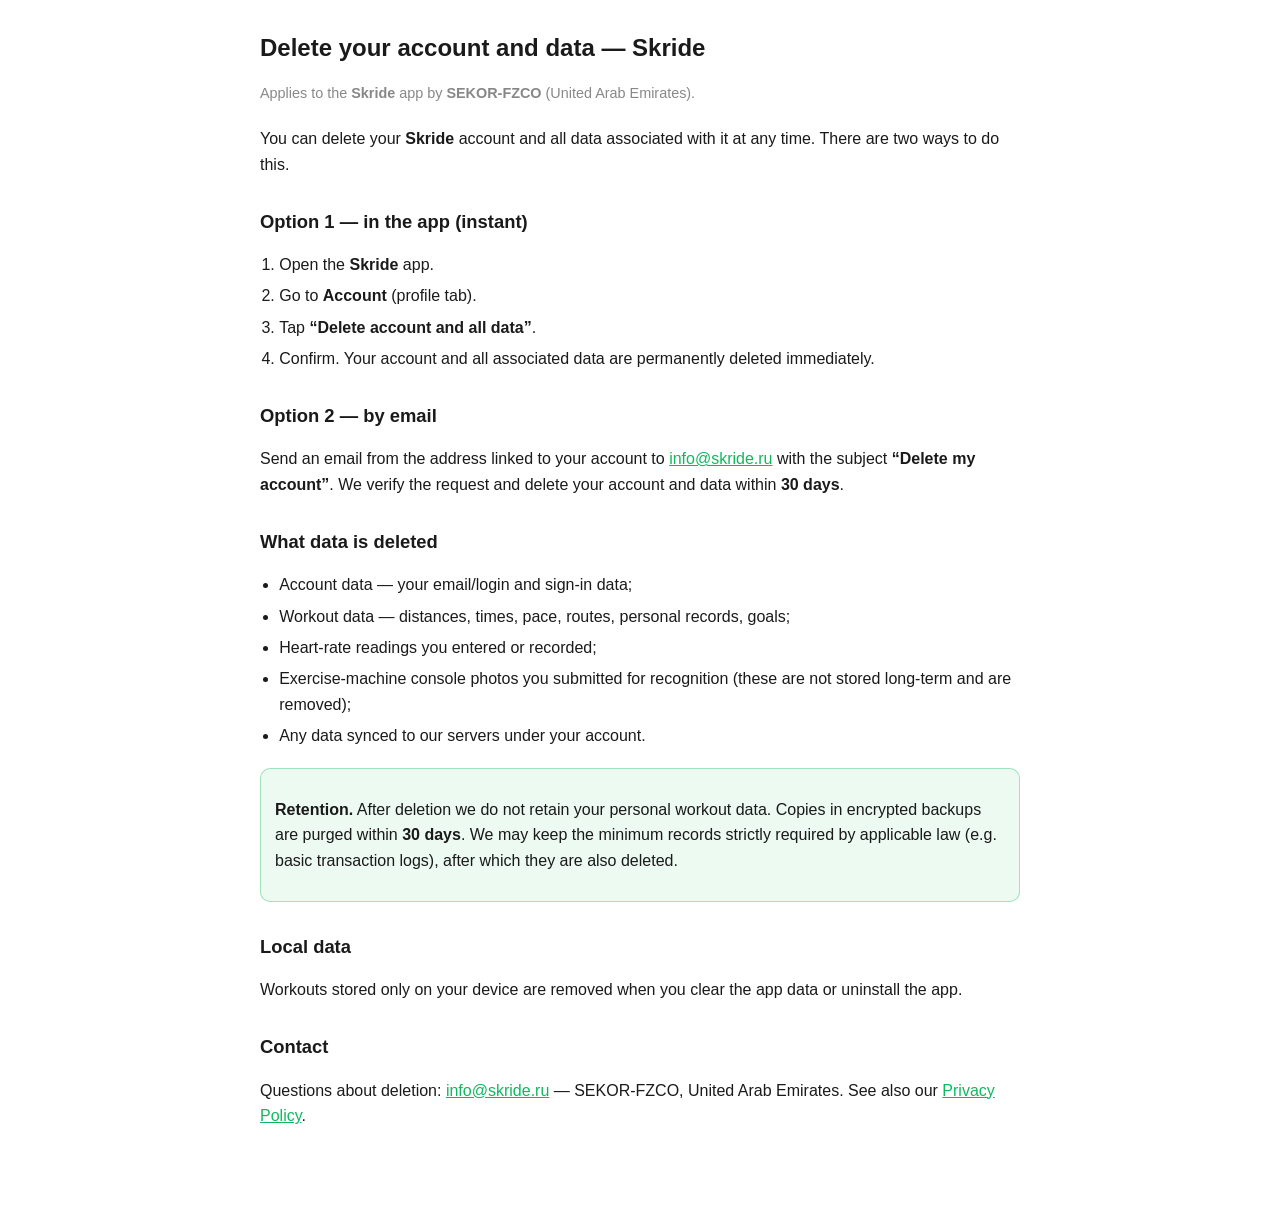
<file: delete-account.html>
<!DOCTYPE html>
<html lang="en">
<head>
<meta charset="utf-8">
<meta name="viewport" content="width=device-width, initial-scale=1">
<title>Delete your account — Skride</title>
<style>
  :root { color-scheme: light dark; }
  body{font-family:-apple-system,Segoe UI,Roboto,Helvetica,Arial,sans-serif;
       max-width:760px;margin:0 auto;padding:24px 18px 64px;line-height:1.6;
       color:#1a1a1a;background:#fff;}
  @media (prefers-color-scheme: dark){body{color:#e8e8e8;background:#141414;}}
  h1{font-size:1.5rem;margin:.2em 0 .1em;}
  h2{font-size:1.15rem;margin:1.6em 0 .3em;}
  .upd{color:#888;font-size:.9rem;margin-bottom:1.5em;}
  ol,ul{padding-left:1.2em;}
  li{margin:.35em 0;}
  a{color:#0fb85f;}
  .box{background:rgba(15,184,95,.08);border:1px solid rgba(15,184,95,.35);
       border-radius:10px;padding:12px 14px;margin:1.2em 0;}
</style>
</head>
<body>
<h1>Delete your account and data — Skride</h1>
<p class="upd">Applies to the <strong>Skride</strong> app by <strong>SEKOR-FZCO</strong> (United Arab Emirates).</p>

<p>You can delete your <strong>Skride</strong> account and all data associated with it at any time.
There are two ways to do this.</p>

<h2>Option 1 — in the app (instant)</h2>
<ol>
  <li>Open the <strong>Skride</strong> app.</li>
  <li>Go to <strong>Account</strong> (profile tab).</li>
  <li>Tap <strong>“Delete account and all data”</strong>.</li>
  <li>Confirm. Your account and all associated data are permanently deleted immediately.</li>
</ol>

<h2>Option 2 — by email</h2>
<p>Send an email from the address linked to your account to
<a href="mailto:info@skride.ru">info@skride.ru</a> with the subject <strong>“Delete my account”</strong>.
We verify the request and delete your account and data within <strong>30 days</strong>.</p>

<h2>What data is deleted</h2>
<ul>
  <li>Account data — your email/login and sign-in data;</li>
  <li>Workout data — distances, times, pace, routes, personal records, goals;</li>
  <li>Heart-rate readings you entered or recorded;</li>
  <li>Exercise-machine console photos you submitted for recognition (these are not stored long-term and are removed);</li>
  <li>Any data synced to our servers under your account.</li>
</ul>

<div class="box">
<p><strong>Retention.</strong> After deletion we do not retain your personal workout data.
Copies in encrypted backups are purged within <strong>30 days</strong>. We may keep the minimum
records strictly required by applicable law (e.g. basic transaction logs), after which they are
also deleted.</p>
</div>

<h2>Local data</h2>
<p>Workouts stored only on your device are removed when you clear the app data or uninstall the app.</p>

<h2>Contact</h2>
<p>Questions about deletion: <a href="mailto:info@skride.ru">info@skride.ru</a> — SEKOR-FZCO, United Arab Emirates.
See also our <a href="privacy-intl.html">Privacy Policy</a>.</p>
</body>
</html>
</file>
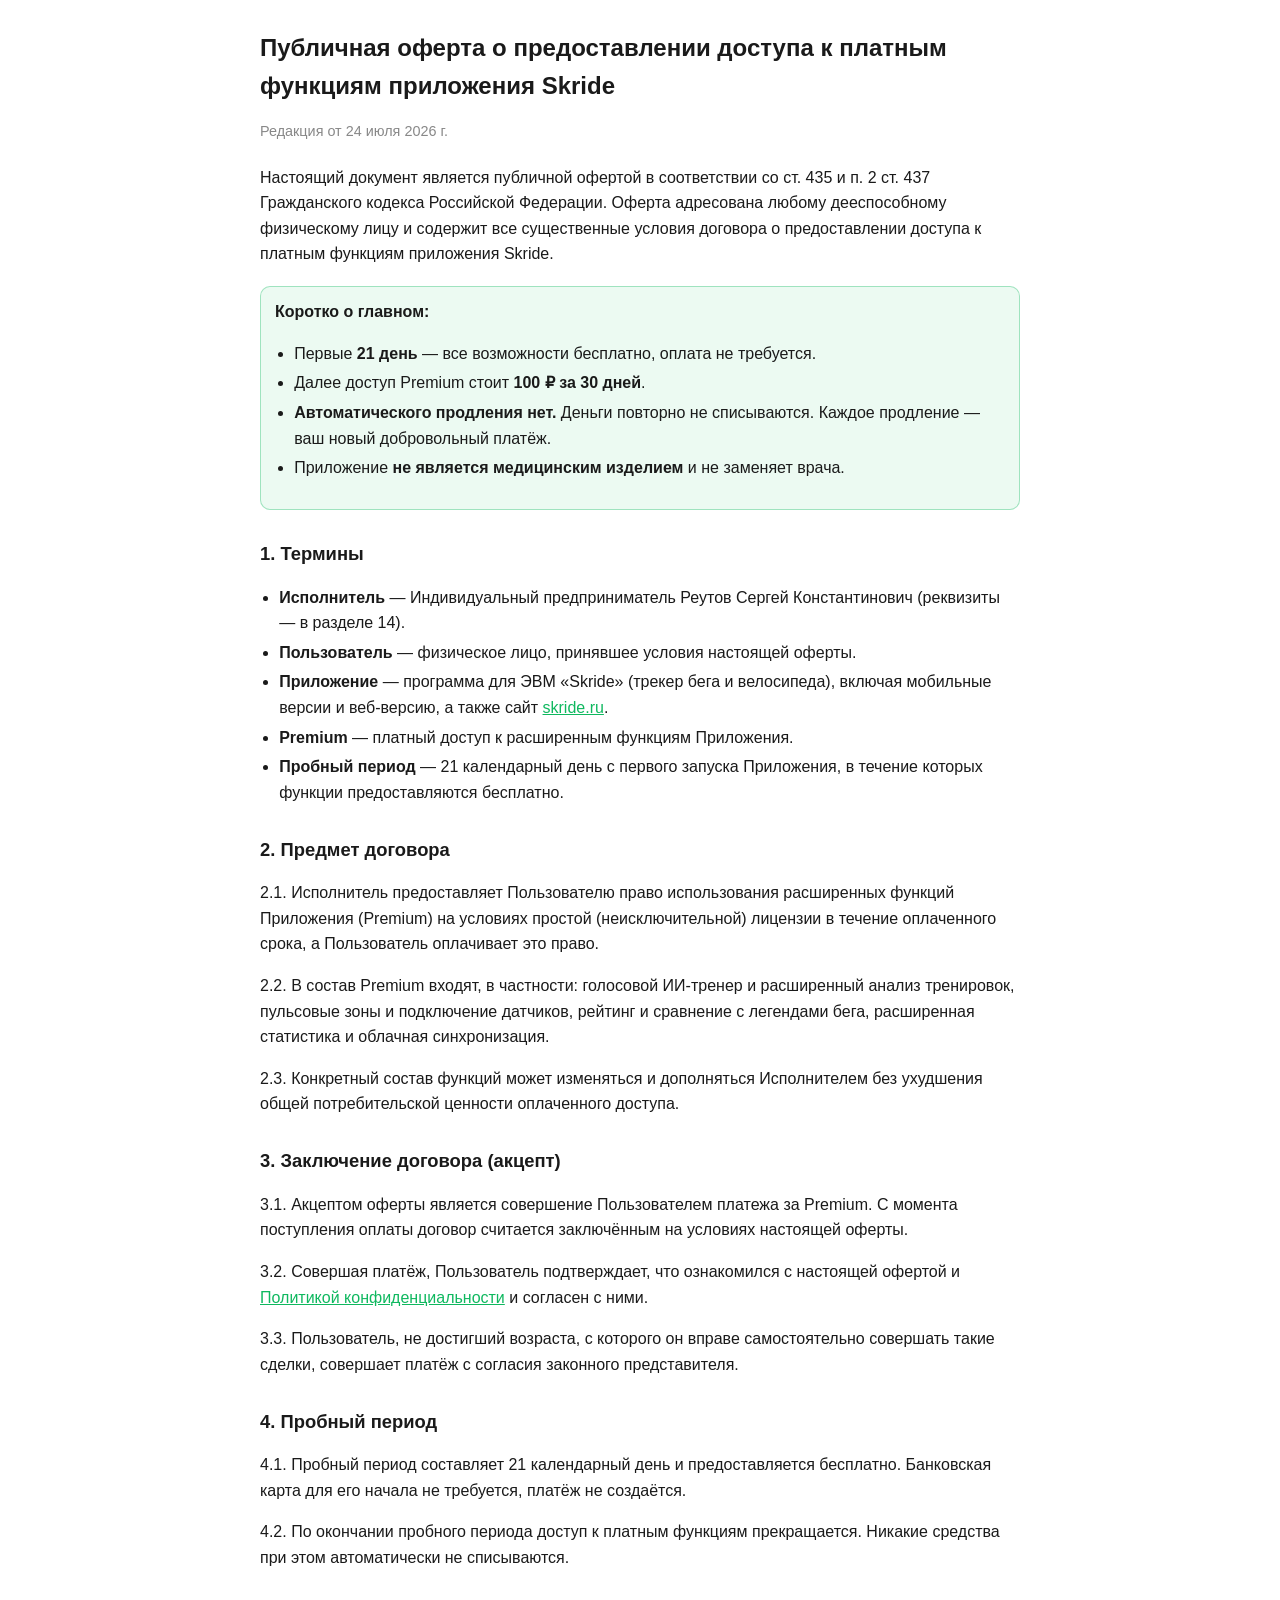
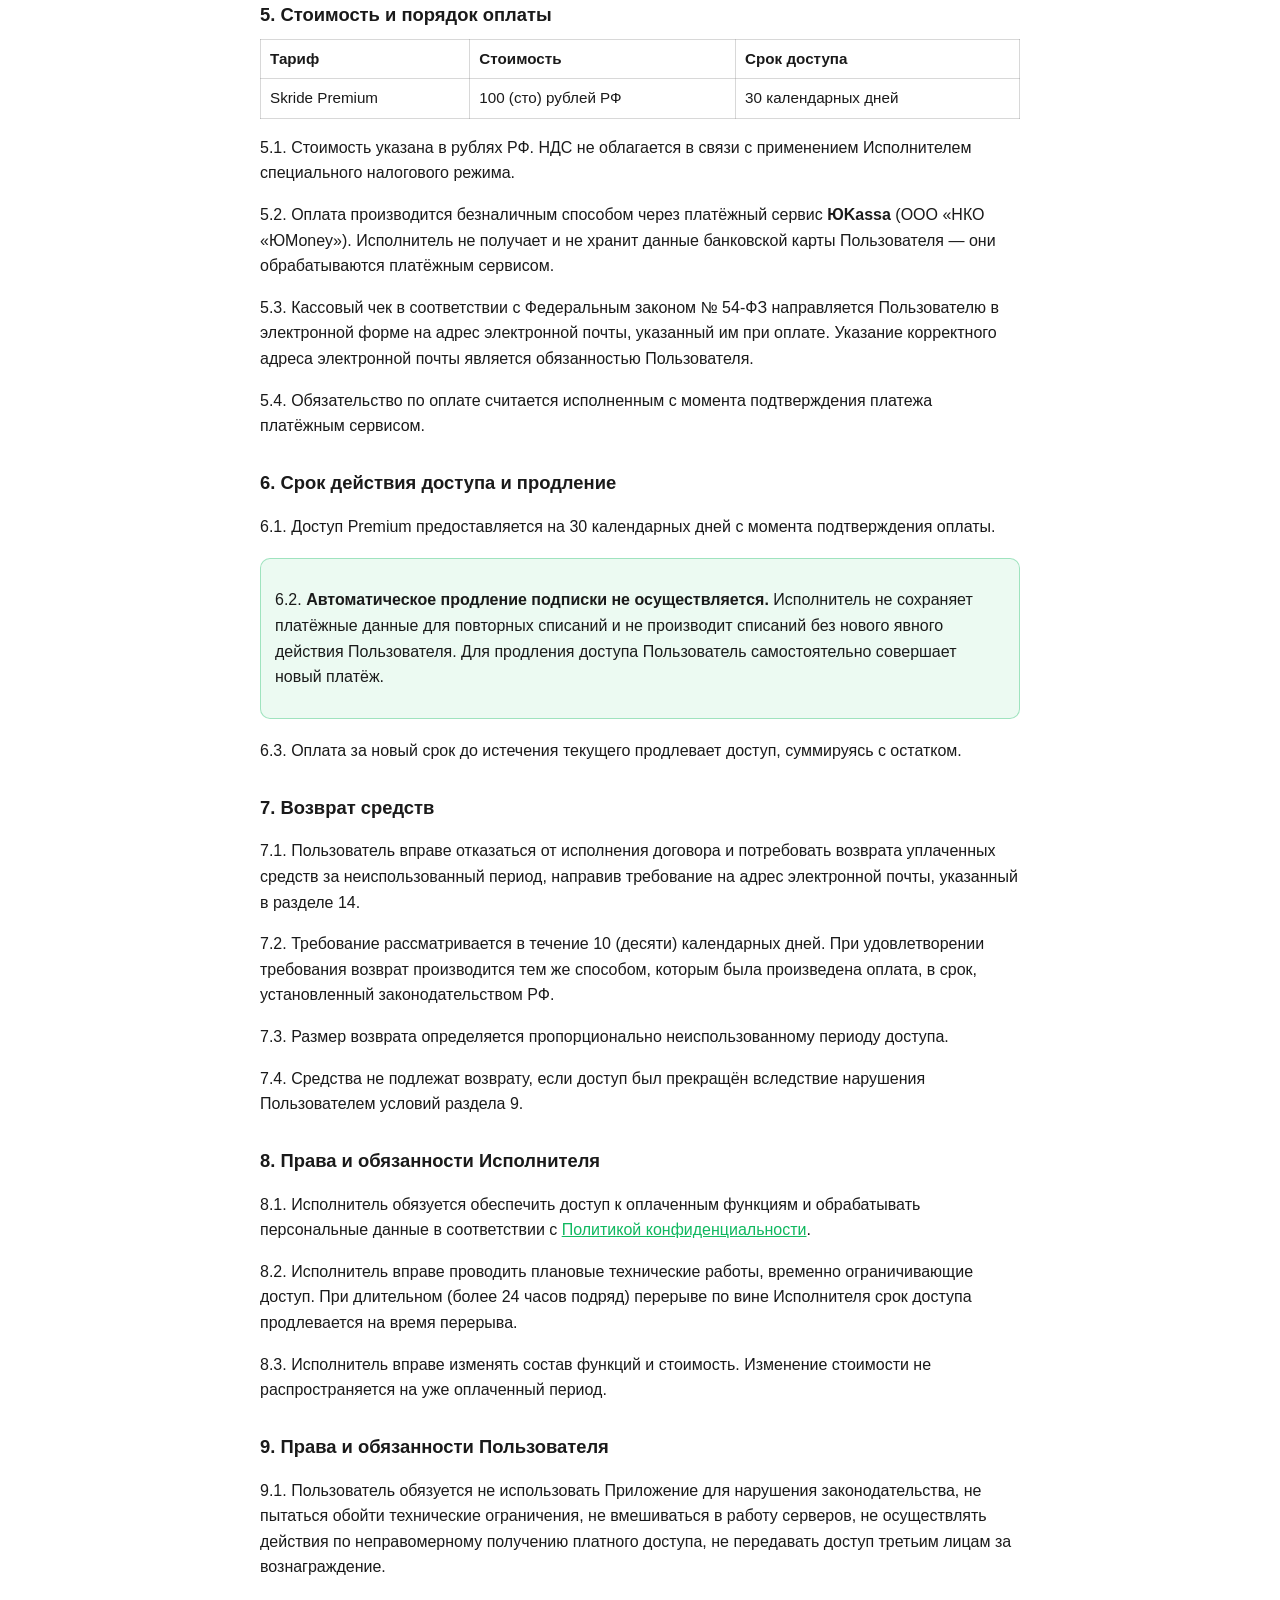
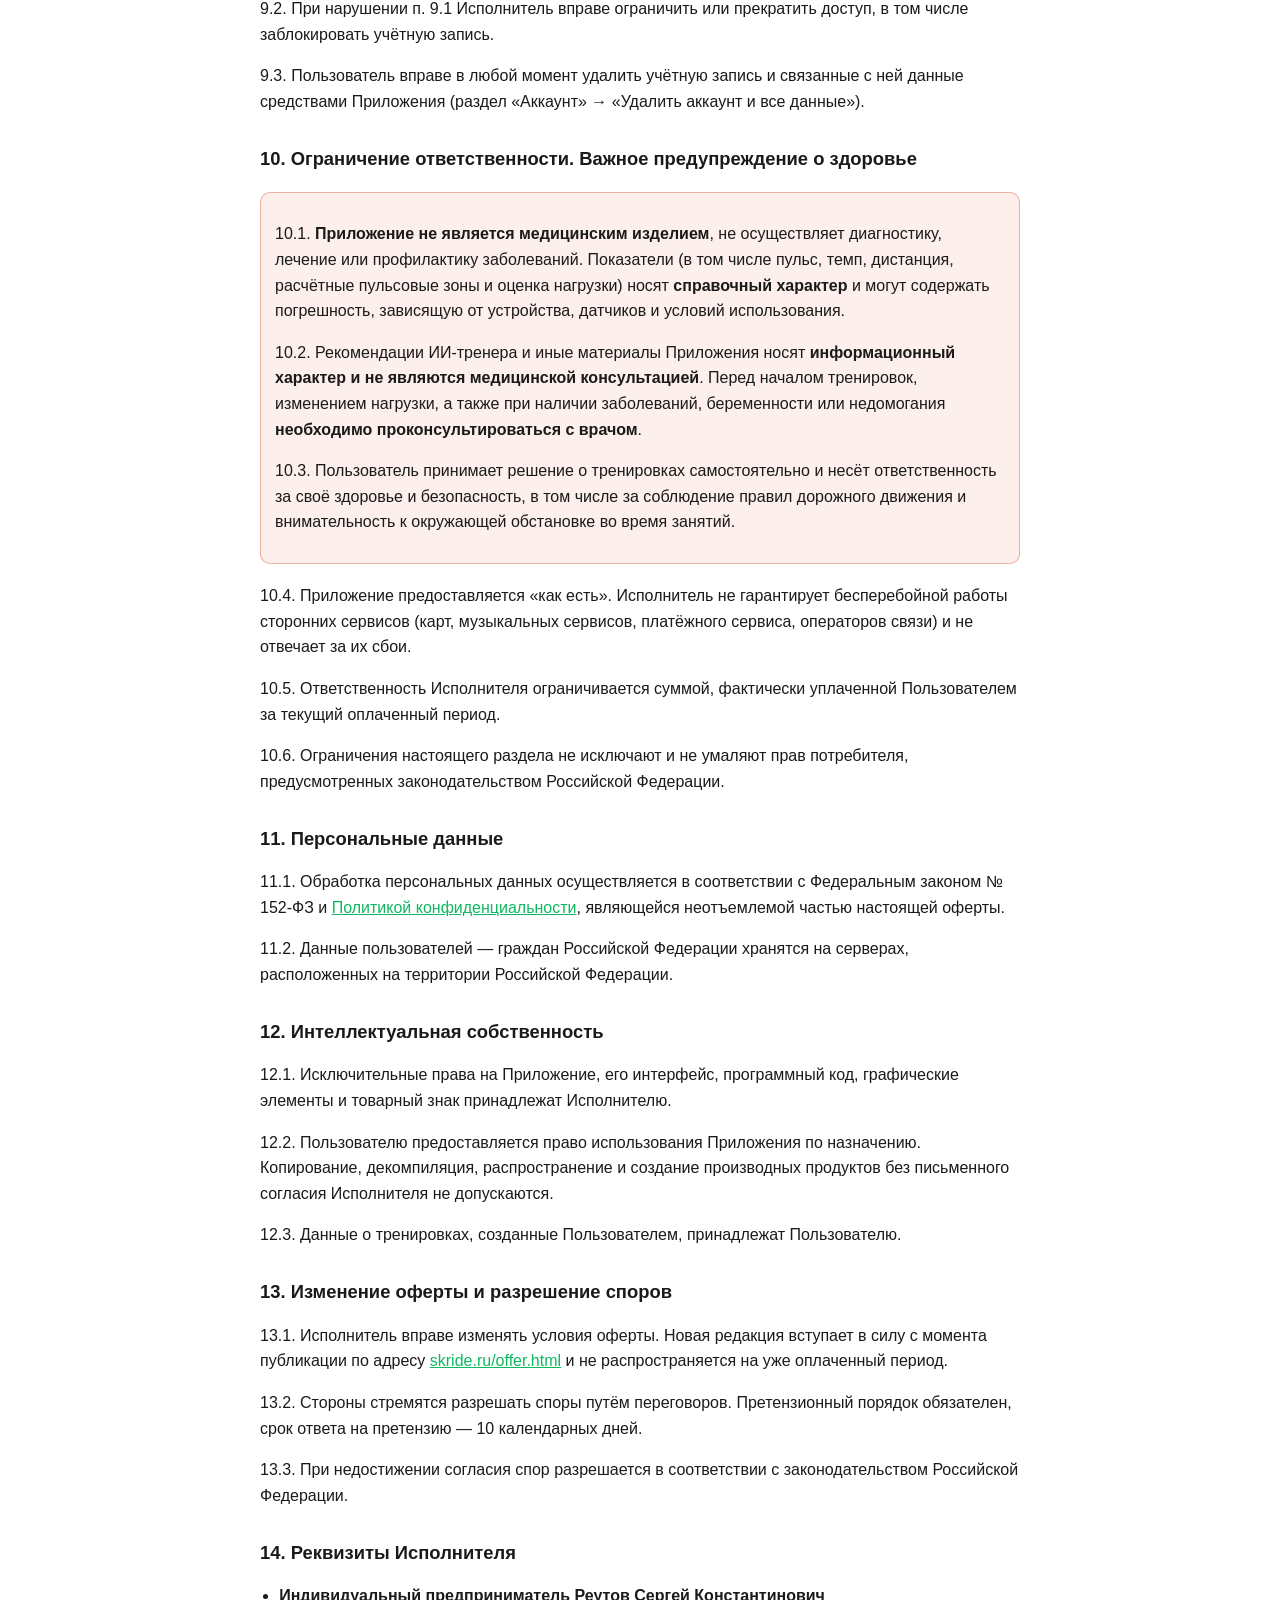
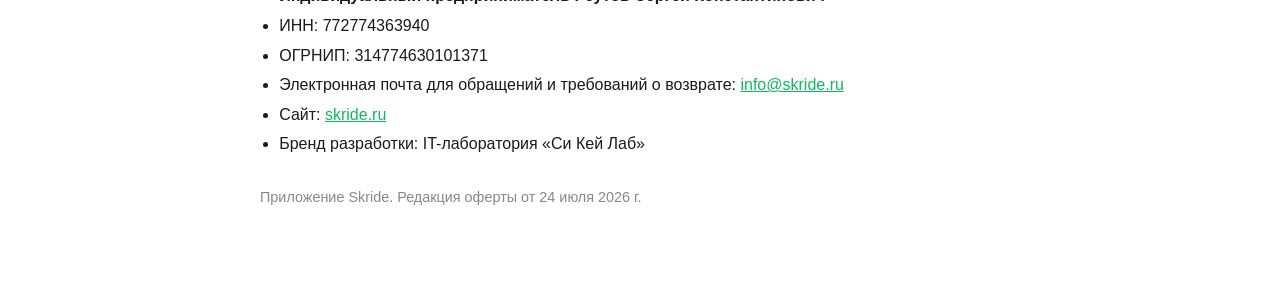
<file: offer.html>
<!DOCTYPE html>
<html lang="ru">
<head>
<meta charset="utf-8">
<meta name="viewport" content="width=device-width, initial-scale=1">
<title>Публичная оферта — Skride</title>
<style>
  :root { color-scheme: light dark; }
  body{font-family:-apple-system,Segoe UI,Roboto,Helvetica,Arial,sans-serif;
       max-width:760px;margin:0 auto;padding:24px 18px 64px;line-height:1.6;
       color:#1a1a1a;background:#fff;}
  @media (prefers-color-scheme: dark){body{color:#e8e8e8;background:#141414;}}
  h1{font-size:1.5rem;margin:.2em 0 .1em;}
  h2{font-size:1.15rem;margin:1.6em 0 .3em;}
  .upd{color:#888;font-size:.9rem;margin-bottom:1.5em;}
  ul{padding-left:1.2em;}
  li{margin:.25em 0;}
  a{color:#0fb85f;}
  .box{background:rgba(15,184,95,.08);border:1px solid rgba(15,184,95,.35);
       border-radius:10px;padding:12px 14px;margin:1.2em 0;}
  .warn{background:rgba(214,58,20,.08);border-color:rgba(214,58,20,.35);}
  table{border-collapse:collapse;width:100%;margin:.6em 0;}
  td,th{border:1px solid rgba(127,127,127,.3);padding:7px 9px;text-align:left;font-size:.95rem;}
</style>
</head>
<body>

<h1>Публичная оферта о предоставлении доступа к платным функциям приложения Skride</h1>
<p class="upd">Редакция от 24 июля 2026 г.</p>

<p>Настоящий документ является публичной офертой в соответствии со ст. 435 и п. 2 ст. 437
Гражданского кодекса Российской Федерации. Оферта адресована любому дееспособному
физическому лицу и содержит все существенные условия договора о предоставлении доступа
к платным функциям приложения Skride.</p>

<div class="box">
<strong>Коротко о главном:</strong>
<ul>
  <li>Первые <strong>21 день</strong> — все возможности бесплатно, оплата не требуется.</li>
  <li>Далее доступ Premium стоит <strong>100 ₽ за 30 дней</strong>.</li>
  <li><strong>Автоматического продления нет.</strong> Деньги повторно не списываются.
      Каждое продление — ваш новый добровольный платёж.</li>
  <li>Приложение <strong>не является медицинским изделием</strong> и не заменяет врача.</li>
</ul>
</div>

<h2>1. Термины</h2>
<ul>
  <li><strong>Исполнитель</strong> — Индивидуальный предприниматель Реутов Сергей Константинович
      (реквизиты — в разделе 14).</li>
  <li><strong>Пользователь</strong> — физическое лицо, принявшее условия настоящей оферты.</li>
  <li><strong>Приложение</strong> — программа для ЭВМ «Skride» (трекер бега и велосипеда),
      включая мобильные версии и веб-версию, а также сайт
      <a href="https://skride.ru">skride.ru</a>.</li>
  <li><strong>Premium</strong> — платный доступ к расширенным функциям Приложения.</li>
  <li><strong>Пробный период</strong> — 21 календарный день с первого запуска Приложения,
      в течение которых функции предоставляются бесплатно.</li>
</ul>

<h2>2. Предмет договора</h2>
<p>2.1. Исполнитель предоставляет Пользователю право использования расширенных функций
Приложения (Premium) на условиях простой (неисключительной) лицензии в течение оплаченного
срока, а Пользователь оплачивает это право.</p>
<p>2.2. В состав Premium входят, в частности: голосовой ИИ-тренер и расширенный анализ
тренировок, пульсовые зоны и подключение датчиков, рейтинг и сравнение с легендами бега,
расширенная статистика и облачная синхронизация.</p>
<p>2.3. Конкретный состав функций может изменяться и дополняться Исполнителем без ухудшения
общей потребительской ценности оплаченного доступа.</p>

<h2>3. Заключение договора (акцепт)</h2>
<p>3.1. Акцептом оферты является совершение Пользователем платежа за Premium.
С момента поступления оплаты договор считается заключённым на условиях настоящей оферты.</p>
<p>3.2. Совершая платёж, Пользователь подтверждает, что ознакомился с настоящей офертой и
<a href="privacy.html">Политикой конфиденциальности</a> и согласен с ними.</p>
<p>3.3. Пользователь, не достигший возраста, с которого он вправе самостоятельно совершать
такие сделки, совершает платёж с согласия законного представителя.</p>

<h2>4. Пробный период</h2>
<p>4.1. Пробный период составляет 21 календарный день и предоставляется бесплатно.
Банковская карта для его начала не требуется, платёж не создаётся.</p>
<p>4.2. По окончании пробного периода доступ к платным функциям прекращается.
Никакие средства при этом автоматически не списываются.</p>

<h2>5. Стоимость и порядок оплаты</h2>
<table>
  <tr><th>Тариф</th><th>Стоимость</th><th>Срок доступа</th></tr>
  <tr><td>Skride Premium</td><td>100 (сто) рублей РФ</td><td>30 календарных дней</td></tr>
</table>
<p>5.1. Стоимость указана в рублях РФ. НДС не облагается в связи с применением Исполнителем
специального налогового режима.</p>
<p>5.2. Оплата производится безналичным способом через платёжный сервис
<strong>ЮKassa</strong> (ООО «НКО «ЮMoney»). Исполнитель не получает и не хранит данные
банковской карты Пользователя — они обрабатываются платёжным сервисом.</p>
<p>5.3. Кассовый чек в соответствии с Федеральным законом № 54-ФЗ направляется Пользователю
в электронной форме на адрес электронной почты, указанный им при оплате. Указание
корректного адреса электронной почты является обязанностью Пользователя.</p>
<p>5.4. Обязательство по оплате считается исполненным с момента подтверждения платежа
платёжным сервисом.</p>

<h2>6. Срок действия доступа и продление</h2>
<p>6.1. Доступ Premium предоставляется на 30 календарных дней с момента подтверждения оплаты.</p>
<div class="box">
<p>6.2. <strong>Автоматическое продление подписки не осуществляется.</strong> Исполнитель
не сохраняет платёжные данные для повторных списаний и не производит списаний без нового
явного действия Пользователя. Для продления доступа Пользователь самостоятельно совершает
новый платёж.</p>
</div>
<p>6.3. Оплата за новый срок до истечения текущего продлевает доступ, суммируясь с остатком.</p>

<h2>7. Возврат средств</h2>
<p>7.1. Пользователь вправе отказаться от исполнения договора и потребовать возврата
уплаченных средств за неиспользованный период, направив требование на адрес электронной
почты, указанный в разделе 14.</p>
<p>7.2. Требование рассматривается в течение 10 (десяти) календарных дней. При
удовлетворении требования возврат производится тем же способом, которым была произведена
оплата, в срок, установленный законодательством РФ.</p>
<p>7.3. Размер возврата определяется пропорционально неиспользованному периоду доступа.</p>
<p>7.4. Средства не подлежат возврату, если доступ был прекращён вследствие нарушения
Пользователем условий раздела 9.</p>

<h2>8. Права и обязанности Исполнителя</h2>
<p>8.1. Исполнитель обязуется обеспечить доступ к оплаченным функциям и обрабатывать
персональные данные в соответствии с
<a href="privacy.html">Политикой конфиденциальности</a>.</p>
<p>8.2. Исполнитель вправе проводить плановые технические работы, временно ограничивающие
доступ. При длительном (более 24 часов подряд) перерыве по вине Исполнителя срок доступа
продлевается на время перерыва.</p>
<p>8.3. Исполнитель вправе изменять состав функций и стоимость. Изменение стоимости не
распространяется на уже оплаченный период.</p>

<h2>9. Права и обязанности Пользователя</h2>
<p>9.1. Пользователь обязуется не использовать Приложение для нарушения законодательства,
не пытаться обойти технические ограничения, не вмешиваться в работу серверов, не
осуществлять действия по неправомерному получению платного доступа, не передавать доступ
третьим лицам за вознаграждение.</p>
<p>9.2. При нарушении п. 9.1 Исполнитель вправе ограничить или прекратить доступ,
в том числе заблокировать учётную запись.</p>
<p>9.3. Пользователь вправе в любой момент удалить учётную запись и связанные с ней данные
средствами Приложения (раздел «Аккаунт» → «Удалить аккаунт и все данные»).</p>

<h2>10. Ограничение ответственности. Важное предупреждение о здоровье</h2>
<div class="box warn">
<p>10.1. <strong>Приложение не является медицинским изделием</strong>, не осуществляет
диагностику, лечение или профилактику заболеваний. Показатели (в том числе пульс, темп,
дистанция, расчётные пульсовые зоны и оценка нагрузки) носят <strong>справочный
характер</strong> и могут содержать погрешность, зависящую от устройства, датчиков и
условий использования.</p>
<p>10.2. Рекомендации ИИ-тренера и иные материалы Приложения носят
<strong>информационный характер и не являются медицинской консультацией</strong>.
Перед началом тренировок, изменением нагрузки, а также при наличии заболеваний,
беременности или недомогания <strong>необходимо проконсультироваться с врачом</strong>.</p>
<p>10.3. Пользователь принимает решение о тренировках самостоятельно и несёт
ответственность за своё здоровье и безопасность, в том числе за соблюдение правил
дорожного движения и внимательность к окружающей обстановке во время занятий.</p>
</div>
<p>10.4. Приложение предоставляется «как есть». Исполнитель не гарантирует бесперебойной
работы сторонних сервисов (карт, музыкальных сервисов, платёжного сервиса, операторов
связи) и не отвечает за их сбои.</p>
<p>10.5. Ответственность Исполнителя ограничивается суммой, фактически уплаченной
Пользователем за текущий оплаченный период.</p>
<p>10.6. Ограничения настоящего раздела не исключают и не умаляют прав потребителя,
предусмотренных законодательством Российской Федерации.</p>

<h2>11. Персональные данные</h2>
<p>11.1. Обработка персональных данных осуществляется в соответствии с Федеральным законом
№ 152-ФЗ и <a href="privacy.html">Политикой конфиденциальности</a>, являющейся неотъемлемой
частью настоящей оферты.</p>
<p>11.2. Данные пользователей — граждан Российской Федерации хранятся на серверах,
расположенных на территории Российской Федерации.</p>

<h2>12. Интеллектуальная собственность</h2>
<p>12.1. Исключительные права на Приложение, его интерфейс, программный код, графические
элементы и товарный знак принадлежат Исполнителю.</p>
<p>12.2. Пользователю предоставляется право использования Приложения по назначению.
Копирование, декомпиляция, распространение и создание производных продуктов без
письменного согласия Исполнителя не допускаются.</p>
<p>12.3. Данные о тренировках, созданные Пользователем, принадлежат Пользователю.</p>

<h2>13. Изменение оферты и разрешение споров</h2>
<p>13.1. Исполнитель вправе изменять условия оферты. Новая редакция вступает в силу с
момента публикации по адресу <a href="https://skride.ru/offer.html">skride.ru/offer.html</a>
и не распространяется на уже оплаченный период.</p>
<p>13.2. Стороны стремятся разрешать споры путём переговоров. Претензионный порядок
обязателен, срок ответа на претензию — 10 календарных дней.</p>
<p>13.3. При недостижении согласия спор разрешается в соответствии с законодательством
Российской Федерации.</p>

<h2>14. Реквизиты Исполнителя</h2>
<ul>
  <li><strong>Индивидуальный предприниматель Реутов Сергей Константинович</strong></li>
  <li>ИНН: 772774363940</li>
  <li>ОГРНИП: 314774630101371</li>
  <li>Электронная почта для обращений и требований о возврате:
      <a href="mailto:info@skride.ru">info@skride.ru</a></li>
  <li>Сайт: <a href="https://skride.ru">skride.ru</a></li>
  <li>Бренд разработки: IT-лаборатория «Си Кей Лаб»</li>
</ul>

<p class="upd" style="margin-top:2em">Приложение Skride. Редакция оферты от 24 июля 2026 г.</p>

</body>
</html>
</file>
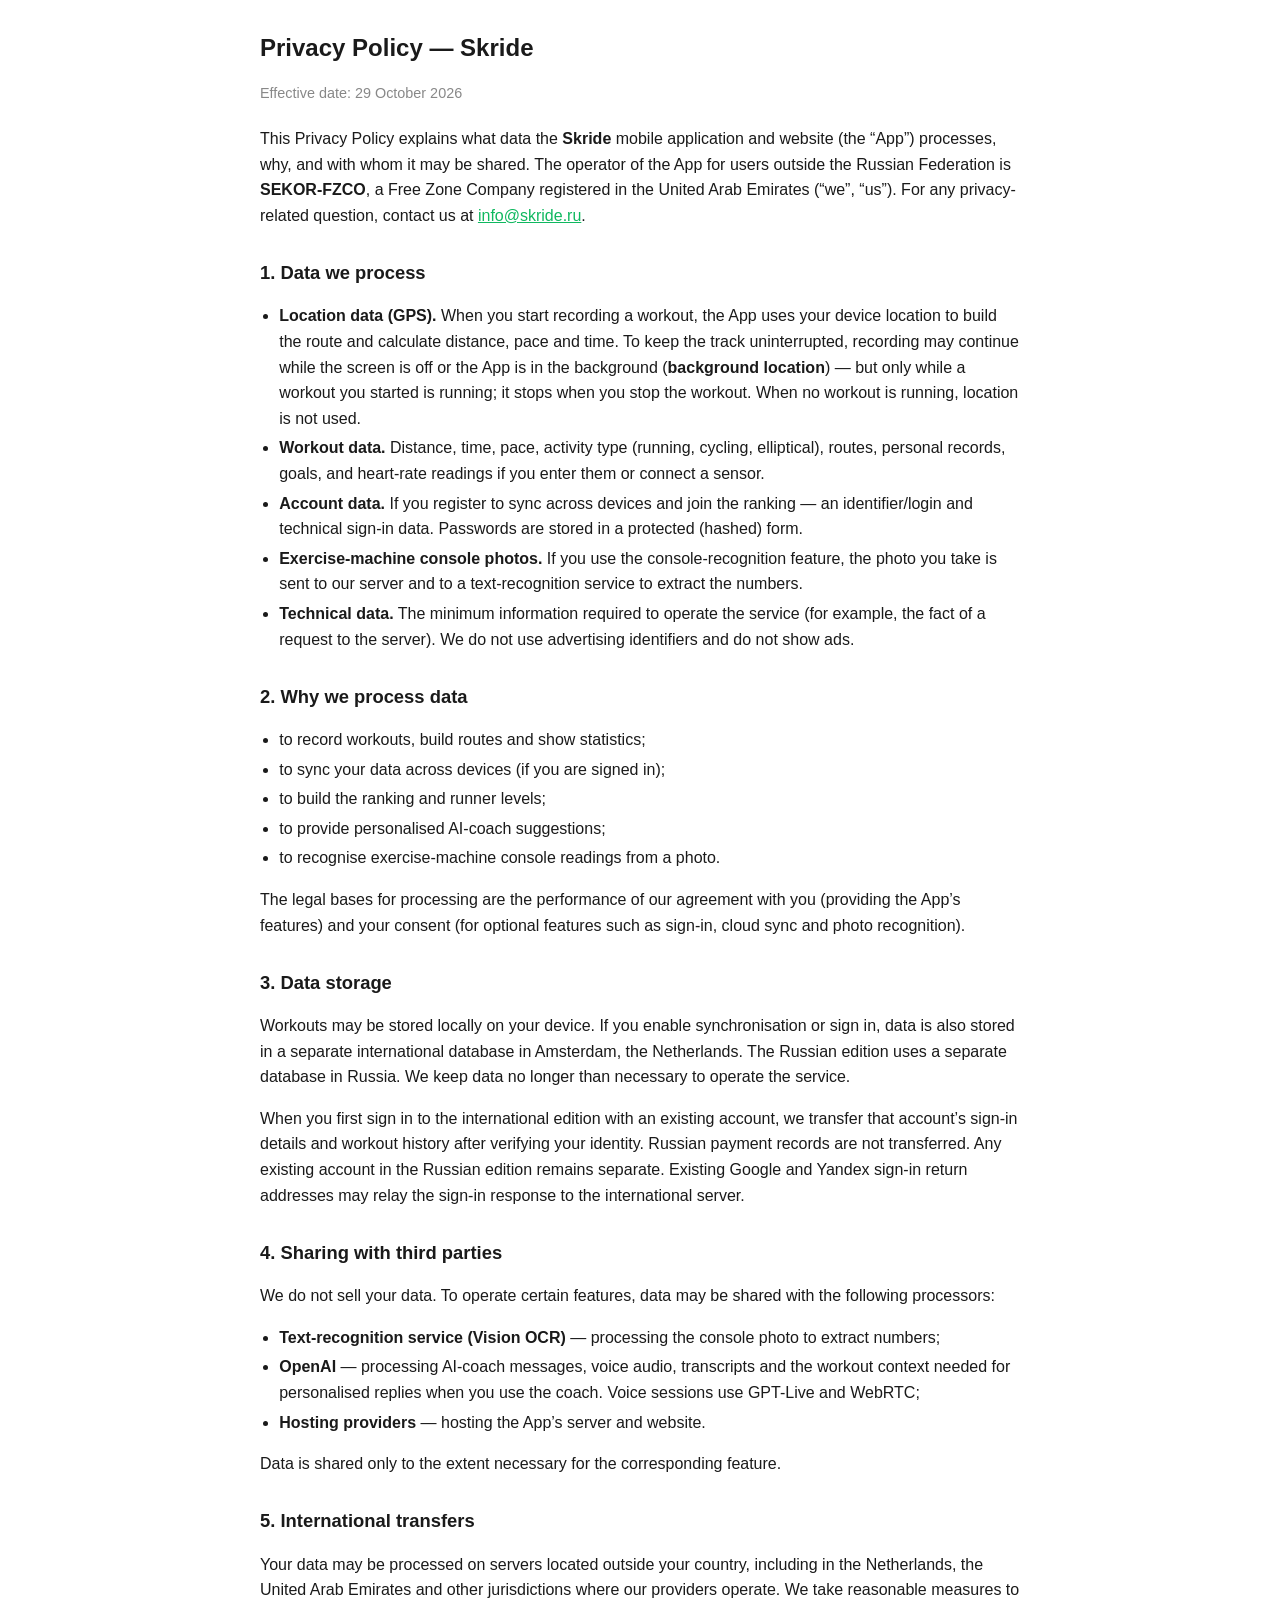
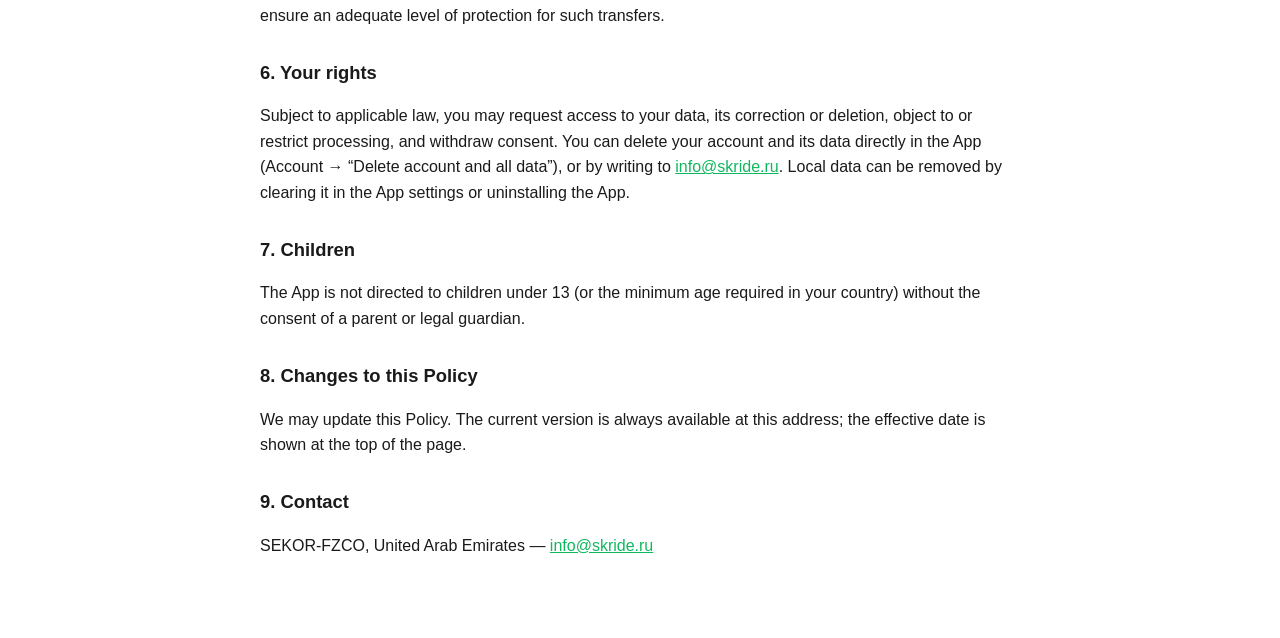
<file: privacy-intl.html>
<!DOCTYPE html>
<html lang="en">
<head>
<meta charset="utf-8">
<meta name="viewport" content="width=device-width, initial-scale=1">
<title>Privacy Policy — Skride</title>
<style>
  :root { color-scheme: light dark; }
  body{font-family:-apple-system,Segoe UI,Roboto,Helvetica,Arial,sans-serif;
       max-width:760px;margin:0 auto;padding:24px 18px 64px;line-height:1.6;
       color:#1a1a1a;background:#fff;}
  @media (prefers-color-scheme: dark){body{color:#e8e8e8;background:#141414;}}
  h1{font-size:1.5rem;margin:.2em 0 .1em;}
  h2{font-size:1.15rem;margin:1.6em 0 .3em;}
  .upd{color:#888;font-size:.9rem;margin-bottom:1.5em;}
  ul{padding-left:1.2em;}
  li{margin:.25em 0;}
  a{color:#0fb85f;}
</style>
</head>
<body>
<h1>Privacy Policy — Skride</h1>
<p class="upd">Effective date: 29 October 2026</p>

<p>This Privacy Policy explains what data the <strong>Skride</strong> mobile application and
website (the “App”) processes, why, and with whom it may be shared. The operator of the App
for users outside the Russian Federation is <strong>SEKOR-FZCO</strong>, a Free Zone Company
registered in the United Arab Emirates (“we”, “us”). For any privacy-related question, contact
us at <a href="mailto:info@skride.ru">info@skride.ru</a>.</p>

<h2>1. Data we process</h2>
<ul>
  <li><strong>Location data (GPS).</strong> When you start recording a workout, the App uses
      your device location to build the route and calculate distance, pace and time. To keep
      the track uninterrupted, recording may continue while the screen is off or the App is in
      the background (<strong>background location</strong>) — but only while a workout you
      started is running; it stops when you stop the workout. When no workout is running,
      location is not used.</li>
  <li><strong>Workout data.</strong> Distance, time, pace, activity type (running, cycling,
      elliptical), routes, personal records, goals, and heart-rate readings if you enter them
      or connect a sensor.</li>
  <li><strong>Account data.</strong> If you register to sync across devices and join the
      ranking — an identifier/login and technical sign-in data. Passwords are stored in a
      protected (hashed) form.</li>
  <li><strong>Exercise-machine console photos.</strong> If you use the console-recognition
      feature, the photo you take is sent to our server and to a text-recognition service to
      extract the numbers.</li>
  <li><strong>Technical data.</strong> The minimum information required to operate the service
      (for example, the fact of a request to the server). We do not use advertising identifiers
      and do not show ads.</li>
</ul>

<h2>2. Why we process data</h2>
<ul>
  <li>to record workouts, build routes and show statistics;</li>
  <li>to sync your data across devices (if you are signed in);</li>
  <li>to build the ranking and runner levels;</li>
  <li>to provide personalised AI-coach suggestions;</li>
  <li>to recognise exercise-machine console readings from a photo.</li>
</ul>
<p>The legal bases for processing are the performance of our agreement with you (providing the
App’s features) and your consent (for optional features such as sign-in, cloud sync and photo
recognition).</p>

<h2>3. Data storage</h2>
<p>Workouts may be stored locally on your device. If you enable synchronisation or sign in,
data is also stored in a separate international database in Amsterdam, the Netherlands. The Russian edition uses a separate database in Russia. We keep data no longer than necessary to operate the service.</p>
<p>When you first sign in to the international edition with an existing account, we transfer that account’s sign-in details and workout history after verifying your identity. Russian payment records are not transferred. Any existing account in the Russian edition remains separate. Existing Google and Yandex sign-in return addresses may relay the sign-in response to the international server.</p>

<h2>4. Sharing with third parties</h2>
<p>We do not sell your data. To operate certain features, data may be shared with the following
processors:</p>
<ul>
  <li><strong>Text-recognition service (Vision OCR)</strong> — processing the console photo to
      extract numbers;</li>
  <li><strong>OpenAI</strong> — processing AI-coach messages, voice audio, transcripts and the workout context needed for personalised replies when you use the coach. Voice sessions use GPT-Live and WebRTC;</li>
  <li><strong>Hosting providers</strong> — hosting the App’s server and website.</li>
</ul>
<p>Data is shared only to the extent necessary for the corresponding feature.</p>

<h2>5. International transfers</h2>
<p>Your data may be processed on servers located outside your country, including in the Netherlands, the United
Arab Emirates and other jurisdictions where our providers operate. We take reasonable measures
to ensure an adequate level of protection for such transfers.</p>

<h2>6. Your rights</h2>
<p>Subject to applicable law, you may request access to your data, its correction or deletion,
object to or restrict processing, and withdraw consent. You can delete your account and its
data directly in the App (Account → “Delete account and all data”), or by writing to
<a href="mailto:info@skride.ru">info@skride.ru</a>. Local data can be removed by clearing it in
the App settings or uninstalling the App.</p>

<h2>7. Children</h2>
<p>The App is not directed to children under 13 (or the minimum age required in your country)
without the consent of a parent or legal guardian.</p>

<h2>8. Changes to this Policy</h2>
<p>We may update this Policy. The current version is always available at this address; the
effective date is shown at the top of the page.</p>

<h2>9. Contact</h2>
<p>SEKOR-FZCO, United Arab Emirates — <a href="mailto:info@skride.ru">info@skride.ru</a></p>
</body>
</html>
</file>
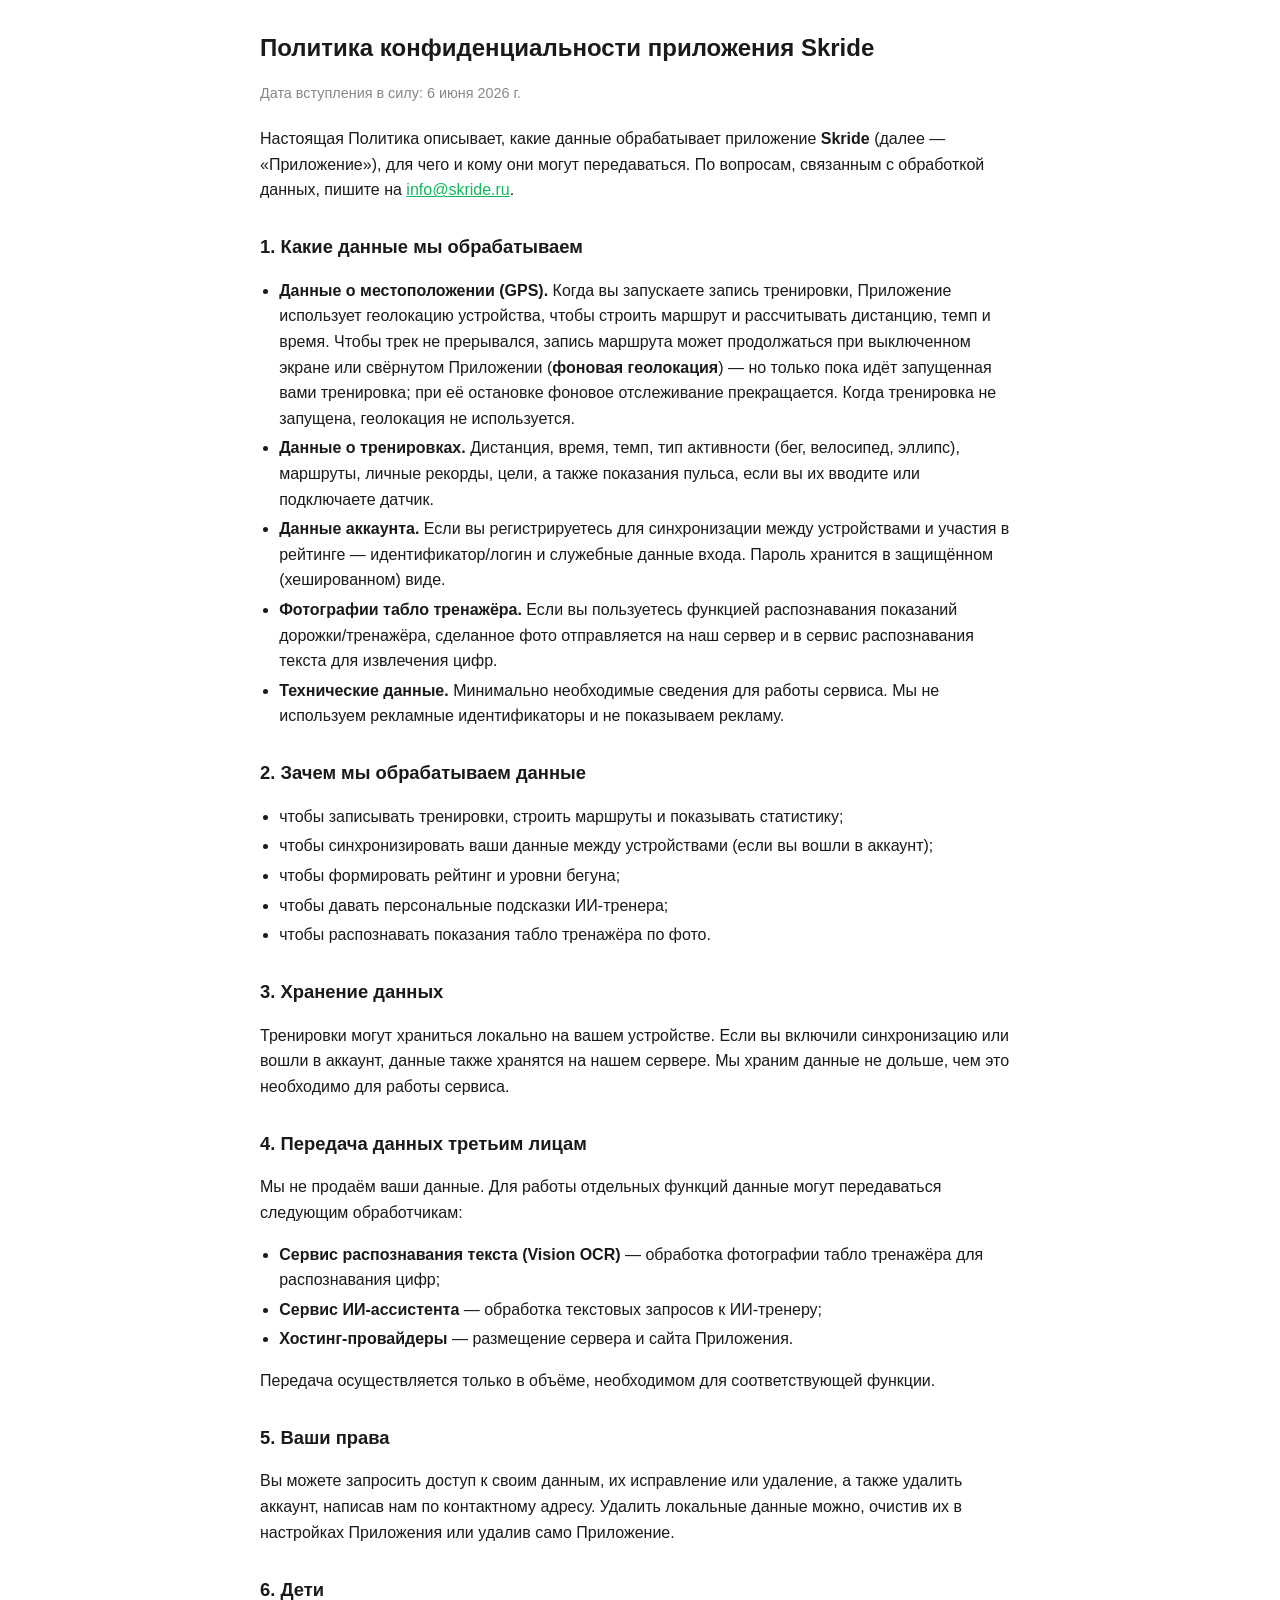
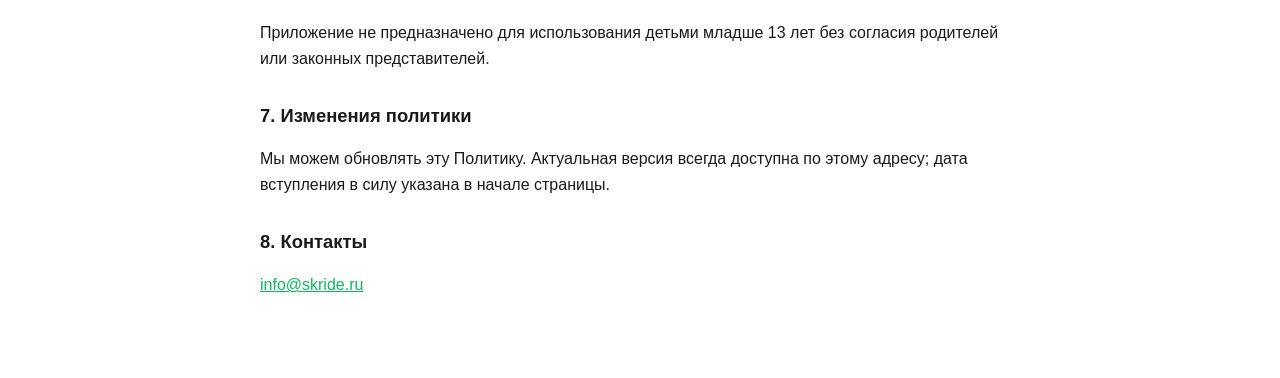
<file: privacy-ru.html>
<!DOCTYPE html>
<html lang="ru">
<head>
<meta charset="utf-8">
<meta name="viewport" content="width=device-width, initial-scale=1">
<title>Политика конфиденциальности — Skride</title>
<style>
  :root { color-scheme: light dark; }
  body{font-family:-apple-system,Segoe UI,Roboto,Helvetica,Arial,sans-serif;
       max-width:760px;margin:0 auto;padding:24px 18px 64px;line-height:1.6;
       color:#1a1a1a;background:#fff;}
  @media (prefers-color-scheme: dark){body{color:#e8e8e8;background:#141414;}}
  h1{font-size:1.5rem;margin:.2em 0 .1em;}
  h2{font-size:1.15rem;margin:1.6em 0 .3em;}
  .upd{color:#888;font-size:.9rem;margin-bottom:1.5em;}
  ul{padding-left:1.2em;}
  li{margin:.25em 0;}
  a{color:#0fb85f;}
</style>
</head>
<body>
<h1>Политика конфиденциальности приложения Skride</h1>
<p class="upd">Дата вступления в силу: 6 июня 2026 г.</p>

<p>Настоящая Политика описывает, какие данные обрабатывает приложение
<strong>Skride</strong> (далее — «Приложение»), для чего и кому они могут
передаваться. По вопросам, связанным с обработкой данных, пишите на
<a href="mailto:info@skride.ru">info@skride.ru</a>.</p>
<!-- Если публикуете как ИП: при необходимости добавьте сюда строку
     «Индивидуальный предприниматель ФИО, ОГРНИП …, ИНН …». -->

<h2>1. Какие данные мы обрабатываем</h2>
<ul>
  <li><strong>Данные о местоположении (GPS).</strong> Когда вы запускаете запись
      тренировки, Приложение использует геолокацию устройства, чтобы строить
      маршрут и рассчитывать дистанцию, темп и время. Чтобы трек не прерывался,
      запись маршрута может продолжаться при выключенном экране или свёрнутом
      Приложении (<strong>фоновая геолокация</strong>) — но только пока идёт
      запущенная вами тренировка; при её остановке фоновое отслеживание
      прекращается. Когда тренировка не запущена, геолокация не используется.</li>
  <li><strong>Данные о тренировках.</strong> Дистанция, время, темп, тип
      активности (бег, велосипед, эллипс), маршруты, личные рекорды, цели,
      а также показания пульса, если вы их вводите или подключаете датчик.</li>
  <li><strong>Данные аккаунта.</strong> Если вы регистрируетесь для синхронизации
      между устройствами и участия в рейтинге — идентификатор/логин и служебные
      данные входа. Пароль хранится в защищённом (хешированном) виде.</li>
  <li><strong>Фотографии табло тренажёра.</strong> Если вы пользуетесь функцией
      распознавания показаний дорожки/тренажёра, сделанное фото отправляется на
      наш сервер и в сервис распознавания текста для извлечения цифр.</li>
  <li><strong>Технические данные.</strong> Минимально необходимые сведения для
      работы сервиса. Мы не используем рекламные идентификаторы и не показываем
      рекламу.</li>
</ul>

<h2>2. Зачем мы обрабатываем данные</h2>
<ul>
  <li>чтобы записывать тренировки, строить маршруты и показывать статистику;</li>
  <li>чтобы синхронизировать ваши данные между устройствами (если вы вошли в аккаунт);</li>
  <li>чтобы формировать рейтинг и уровни бегуна;</li>
  <li>чтобы давать персональные подсказки ИИ-тренера;</li>
  <li>чтобы распознавать показания табло тренажёра по фото.</li>
</ul>

<h2>3. Хранение данных</h2>
<p>Тренировки могут храниться локально на вашем устройстве. Если вы включили
синхронизацию или вошли в аккаунт, данные также хранятся на нашем сервере.
Мы храним данные не дольше, чем это необходимо для работы сервиса.</p>

<h2>4. Передача данных третьим лицам</h2>
<p>Мы не продаём ваши данные. Для работы отдельных функций данные могут
передаваться следующим обработчикам:</p>
<ul>
  <li><strong>Сервис распознавания текста (Vision OCR)</strong> — обработка
      фотографии табло тренажёра для распознавания цифр;</li>
  <li><strong>Сервис ИИ-ассистента</strong> — обработка текстовых запросов к
      ИИ-тренеру;</li>
  <li><strong>Хостинг-провайдеры</strong> — размещение сервера и сайта Приложения.</li>
</ul>
<p>Передача осуществляется только в объёме, необходимом для соответствующей функции.</p>

<h2>5. Ваши права</h2>
<p>Вы можете запросить доступ к своим данным, их исправление или удаление,
а также удалить аккаунт, написав нам по контактному адресу. Удалить локальные
данные можно, очистив их в настройках Приложения или удалив само Приложение.</p>

<h2>6. Дети</h2>
<p>Приложение не предназначено для использования детьми младше 13 лет без согласия
родителей или законных представителей.</p>

<h2>7. Изменения политики</h2>
<p>Мы можем обновлять эту Политику. Актуальная версия всегда доступна по этому
адресу; дата вступления в силу указана в начале страницы.</p>

<h2>8. Контакты</h2>
<p><a href="mailto:info@skride.ru">info@skride.ru</a></p>
</body>
</html>
</file>
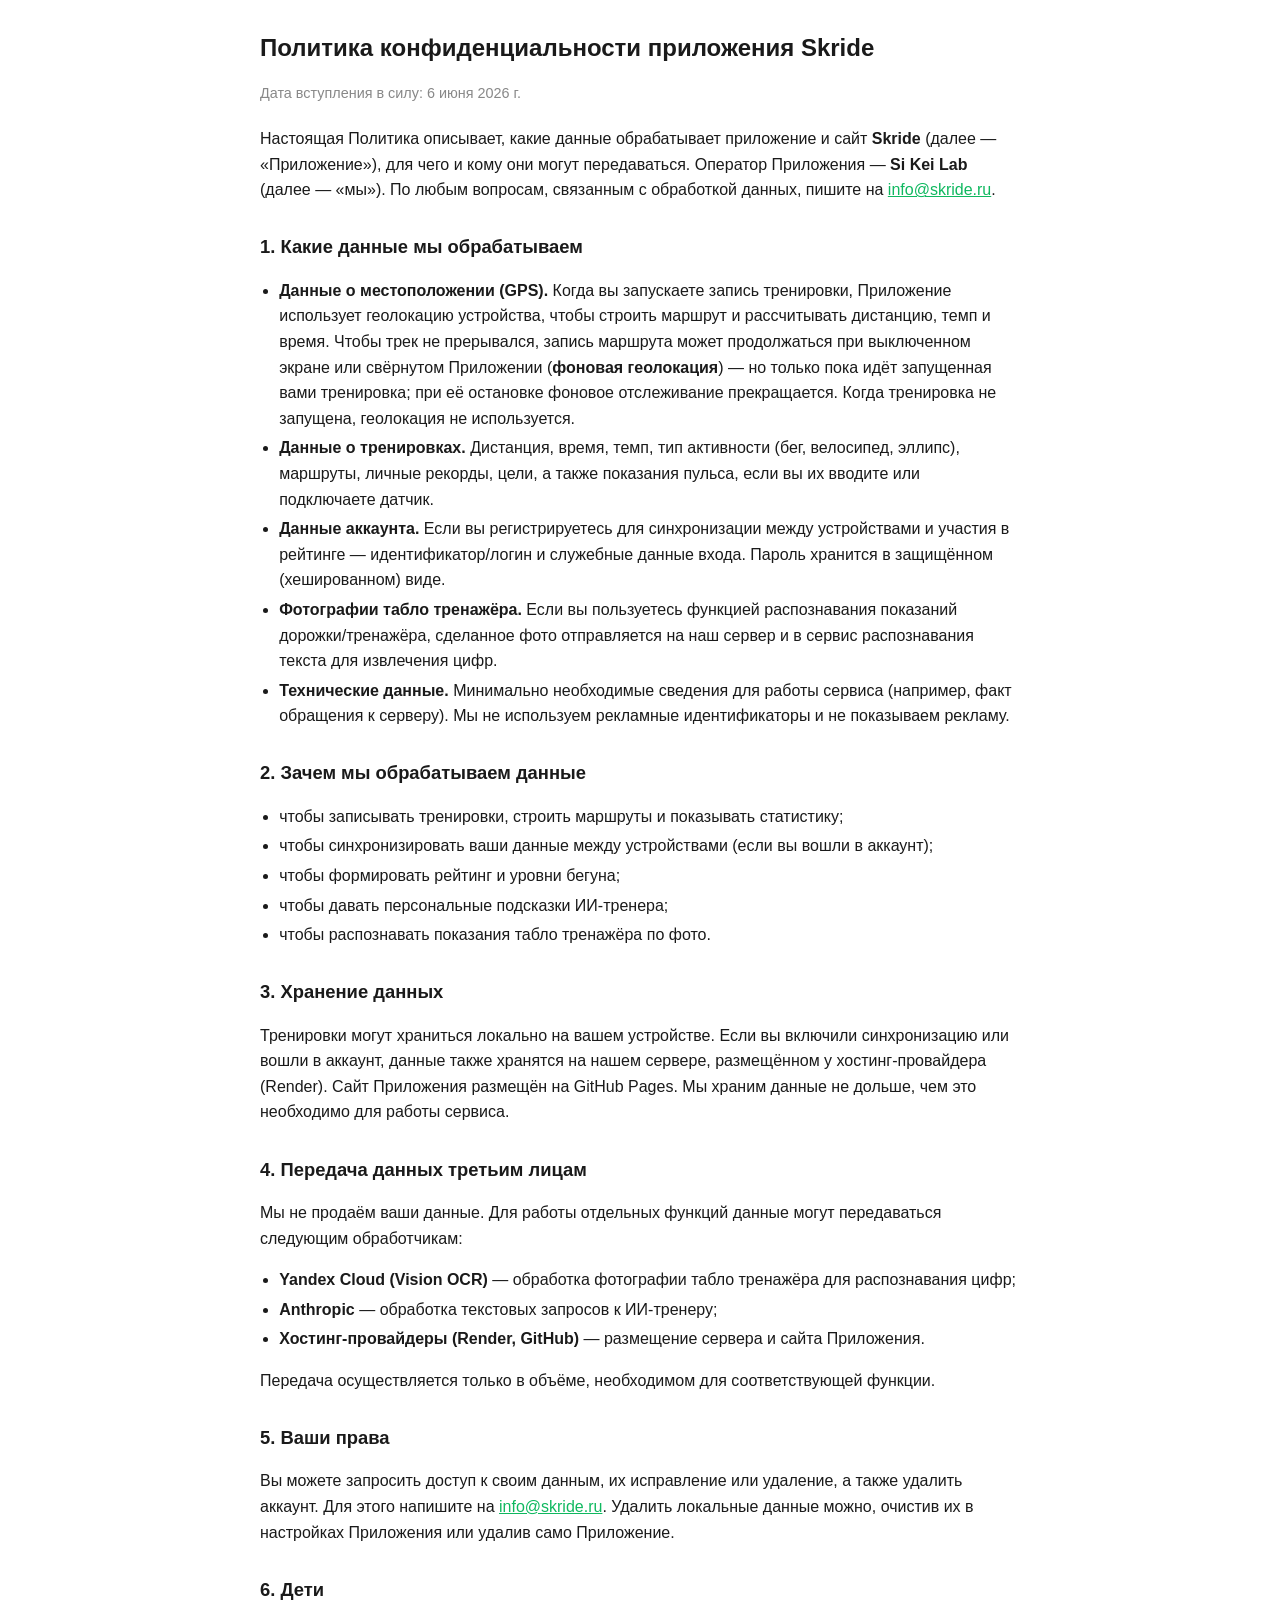
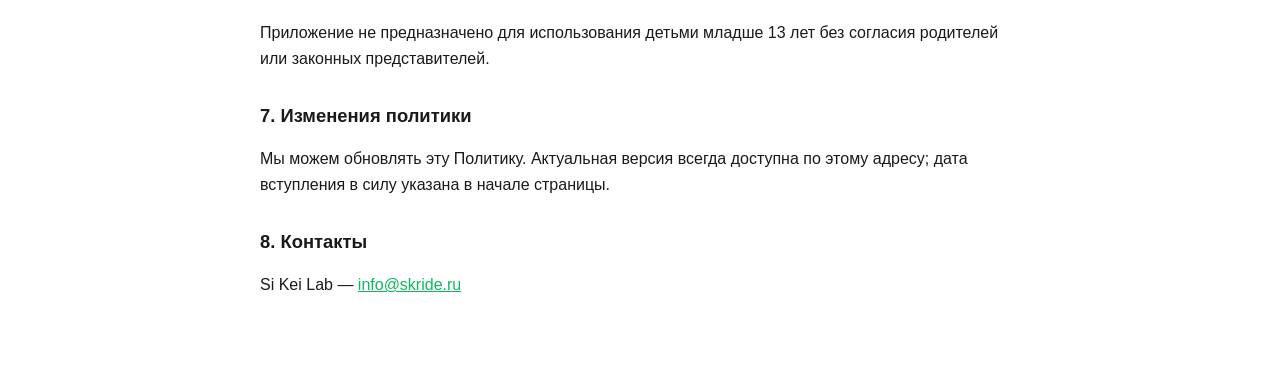
<file: privacy.html>
<!DOCTYPE html>
<html lang="ru">
<head>
<meta charset="utf-8">
<meta name="viewport" content="width=device-width, initial-scale=1">
<title>Политика конфиденциальности — Skride</title>
<style>
  :root { color-scheme: light dark; }
  body{font-family:-apple-system,Segoe UI,Roboto,Helvetica,Arial,sans-serif;
       max-width:760px;margin:0 auto;padding:24px 18px 64px;line-height:1.6;
       color:#1a1a1a;background:#fff;}
  @media (prefers-color-scheme: dark){body{color:#e8e8e8;background:#141414;}}
  h1{font-size:1.5rem;margin:.2em 0 .1em;}
  h2{font-size:1.15rem;margin:1.6em 0 .3em;}
  .upd{color:#888;font-size:.9rem;margin-bottom:1.5em;}
  ul{padding-left:1.2em;}
  li{margin:.25em 0;}
  a{color:#0fb85f;}
  code{background:rgba(127,127,127,.15);padding:.05em .35em;border-radius:4px;}
</style>
</head>
<body>
<h1>Политика конфиденциальности приложения Skride</h1>
<p class="upd">Дата вступления в силу: 6 июня 2026 г.</p>

<p>Настоящая Политика описывает, какие данные обрабатывает приложение и сайт
<strong>Skride</strong> (далее — «Приложение»), для чего и кому они могут
передаваться. Оператор Приложения — <strong>Si Kei Lab</strong>
(далее — «мы»). По любым вопросам, связанным с обработкой данных, пишите на
<a href="mailto:info@skride.ru">info@skride.ru</a>.</p>
<!-- Если публикуете как ИП: при необходимости добавьте сюда строку
     «Индивидуальный предприниматель ФИО, ОГРНИП …, ИНН …». -->

<h2>1. Какие данные мы обрабатываем</h2>
<ul>
  <li><strong>Данные о местоположении (GPS).</strong> Когда вы запускаете запись
      тренировки, Приложение использует геолокацию устройства, чтобы строить
      маршрут и рассчитывать дистанцию, темп и время. Чтобы трек не прерывался,
      запись маршрута может продолжаться при выключенном экране или свёрнутом
      Приложении (<strong>фоновая геолокация</strong>) — но только пока идёт
      запущенная вами тренировка; при её остановке фоновое отслеживание
      прекращается. Когда тренировка не запущена, геолокация не используется.</li>
  <li><strong>Данные о тренировках.</strong> Дистанция, время, темп, тип
      активности (бег, велосипед, эллипс), маршруты, личные рекорды, цели,
      а также показания пульса, если вы их вводите или подключаете датчик.</li>
  <li><strong>Данные аккаунта.</strong> Если вы регистрируетесь для синхронизации
      между устройствами и участия в рейтинге — идентификатор/логин и служебные
      данные входа. Пароль хранится в защищённом (хешированном) виде.</li>
  <li><strong>Фотографии табло тренажёра.</strong> Если вы пользуетесь функцией
      распознавания показаний дорожки/тренажёра, сделанное фото отправляется на
      наш сервер и в сервис распознавания текста для извлечения цифр.</li>
  <li><strong>Технические данные.</strong> Минимально необходимые сведения для
      работы сервиса (например, факт обращения к серверу). Мы не используем
      рекламные идентификаторы и не показываем рекламу.</li>
</ul>

<h2>2. Зачем мы обрабатываем данные</h2>
<ul>
  <li>чтобы записывать тренировки, строить маршруты и показывать статистику;</li>
  <li>чтобы синхронизировать ваши данные между устройствами (если вы вошли в аккаунт);</li>
  <li>чтобы формировать рейтинг и уровни бегуна;</li>
  <li>чтобы давать персональные подсказки ИИ-тренера;</li>
  <li>чтобы распознавать показания табло тренажёра по фото.</li>
</ul>

<h2>3. Хранение данных</h2>
<p>Тренировки могут храниться локально на вашем устройстве. Если вы включили
синхронизацию или вошли в аккаунт, данные также хранятся на нашем сервере,
размещённом у хостинг-провайдера (Render). Сайт Приложения размещён на
GitHub Pages. Мы храним данные не дольше, чем это необходимо для работы сервиса.</p>

<h2>4. Передача данных третьим лицам</h2>
<p>Мы не продаём ваши данные. Для работы отдельных функций данные могут
передаваться следующим обработчикам:</p>
<ul>
  <li><strong>Yandex Cloud (Vision OCR)</strong> — обработка фотографии табло
      тренажёра для распознавания цифр;</li>
  <li><strong>Anthropic</strong> — обработка текстовых запросов к ИИ-тренеру;</li>
  <li><strong>Хостинг-провайдеры (Render, GitHub)</strong> — размещение сервера
      и сайта Приложения.</li>
</ul>
<p>Передача осуществляется только в объёме, необходимом для соответствующей
функции.</p>

<h2>5. Ваши права</h2>
<p>Вы можете запросить доступ к своим данным, их исправление или удаление,
а также удалить аккаунт. Для этого напишите на
<a href="mailto:info@skride.ru">info@skride.ru</a>. Удалить локальные данные можно,
очистив их в настройках Приложения или удалив само Приложение.</p>

<h2>6. Дети</h2>
<p>Приложение не предназначено для использования детьми младше 13 лет без согласия
родителей или законных представителей.</p>

<h2>7. Изменения политики</h2>
<p>Мы можем обновлять эту Политику. Актуальная версия всегда доступна по этому
адресу; дата вступления в силу указана в начале страницы.</p>

<h2>8. Контакты</h2>
<p>Si Kei Lab — <a href="mailto:info@skride.ru">info@skride.ru</a></p>
</body>
</html>
</file>
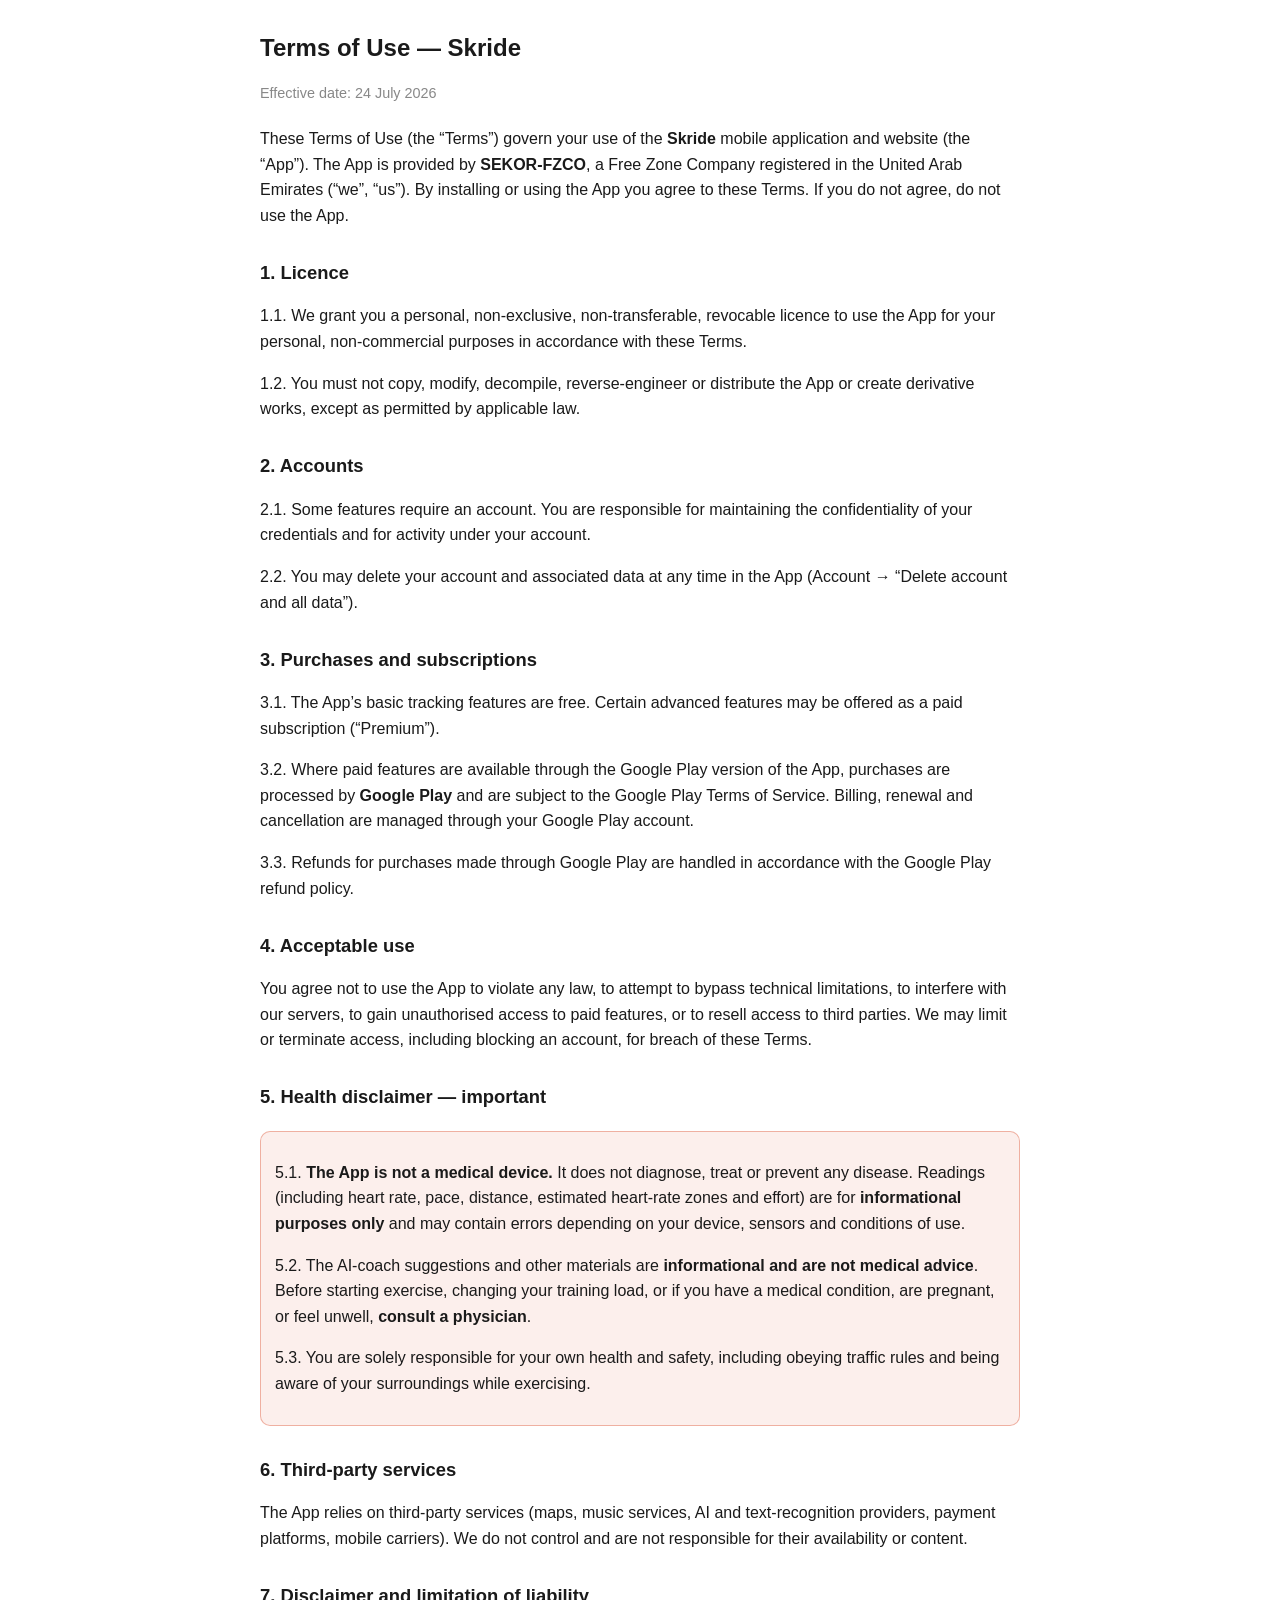
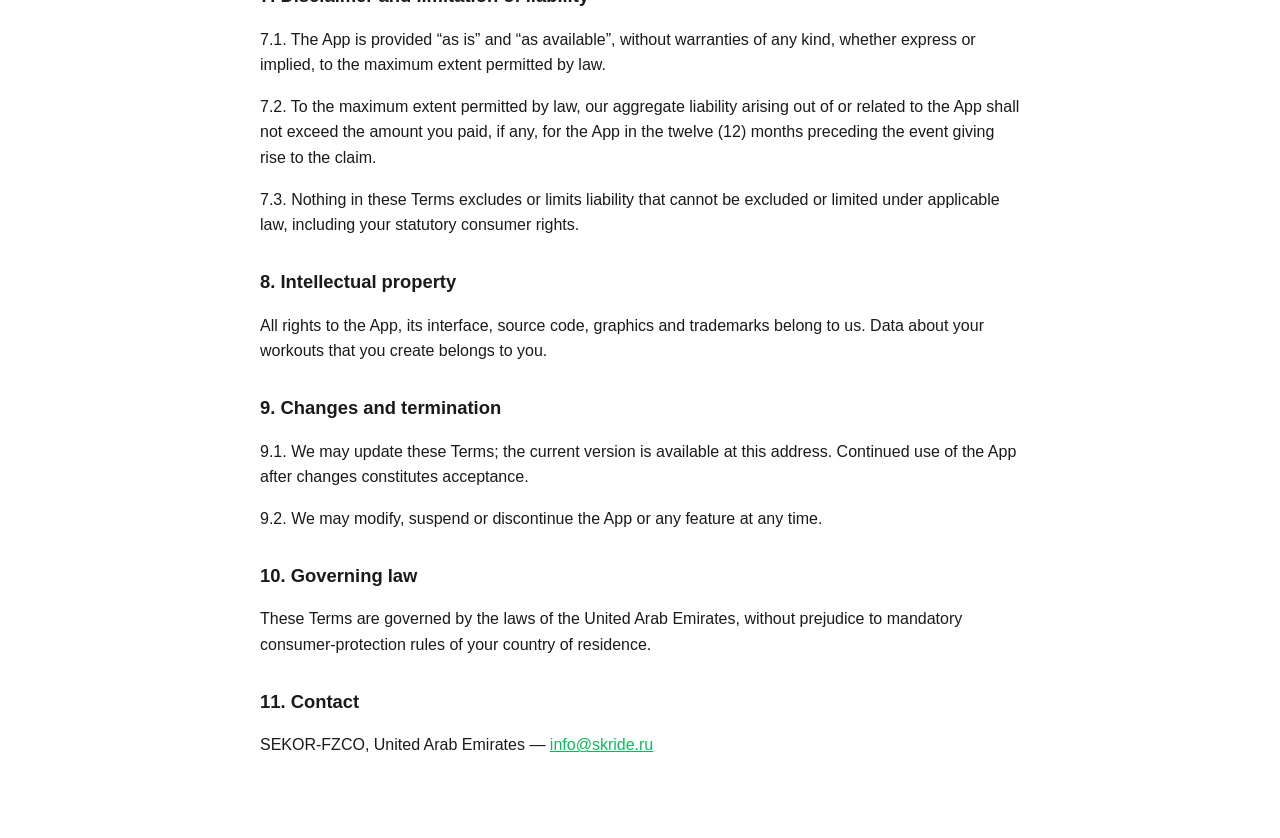
<file: terms-intl.html>
<!DOCTYPE html>
<html lang="en">
<head>
<meta charset="utf-8">
<meta name="viewport" content="width=device-width, initial-scale=1">
<title>Terms of Use — Skride</title>
<style>
  :root { color-scheme: light dark; }
  body{font-family:-apple-system,Segoe UI,Roboto,Helvetica,Arial,sans-serif;
       max-width:760px;margin:0 auto;padding:24px 18px 64px;line-height:1.6;
       color:#1a1a1a;background:#fff;}
  @media (prefers-color-scheme: dark){body{color:#e8e8e8;background:#141414;}}
  h1{font-size:1.5rem;margin:.2em 0 .1em;}
  h2{font-size:1.15rem;margin:1.6em 0 .3em;}
  .upd{color:#888;font-size:.9rem;margin-bottom:1.5em;}
  ul{padding-left:1.2em;}
  li{margin:.25em 0;}
  a{color:#0fb85f;}
  .box{background:rgba(15,184,95,.08);border:1px solid rgba(15,184,95,.35);
       border-radius:10px;padding:12px 14px;margin:1.2em 0;}
  .warn{background:rgba(214,58,20,.08);border-color:rgba(214,58,20,.35);}
</style>
</head>
<body>
<h1>Terms of Use — Skride</h1>
<p class="upd">Effective date: 24 July 2026</p>

<p>These Terms of Use (the “Terms”) govern your use of the <strong>Skride</strong> mobile
application and website (the “App”). The App is provided by <strong>SEKOR-FZCO</strong>, a Free
Zone Company registered in the United Arab Emirates (“we”, “us”). By installing or using the
App you agree to these Terms. If you do not agree, do not use the App.</p>

<h2>1. Licence</h2>
<p>1.1. We grant you a personal, non-exclusive, non-transferable, revocable licence to use the
App for your personal, non-commercial purposes in accordance with these Terms.</p>
<p>1.2. You must not copy, modify, decompile, reverse-engineer or distribute the App or create
derivative works, except as permitted by applicable law.</p>

<h2>2. Accounts</h2>
<p>2.1. Some features require an account. You are responsible for maintaining the
confidentiality of your credentials and for activity under your account.</p>
<p>2.2. You may delete your account and associated data at any time in the App
(Account → “Delete account and all data”).</p>

<h2>3. Purchases and subscriptions</h2>
<p>3.1. The App’s basic tracking features are free. Certain advanced features may be offered as
a paid subscription (“Premium”).</p>
<p>3.2. Where paid features are available through the Google Play version of the App, purchases
are processed by <strong>Google Play</strong> and are subject to the Google Play Terms of
Service. Billing, renewal and cancellation are managed through your Google Play account.</p>
<p>3.3. Refunds for purchases made through Google Play are handled in accordance with the Google
Play refund policy.</p>

<h2>4. Acceptable use</h2>
<p>You agree not to use the App to violate any law, to attempt to bypass technical limitations,
to interfere with our servers, to gain unauthorised access to paid features, or to resell
access to third parties. We may limit or terminate access, including blocking an account, for
breach of these Terms.</p>

<h2>5. Health disclaimer — important</h2>
<div class="box warn">
<p>5.1. <strong>The App is not a medical device.</strong> It does not diagnose, treat or prevent
any disease. Readings (including heart rate, pace, distance, estimated heart-rate zones and
effort) are for <strong>informational purposes only</strong> and may contain errors depending
on your device, sensors and conditions of use.</p>
<p>5.2. The AI-coach suggestions and other materials are <strong>informational and are not
medical advice</strong>. Before starting exercise, changing your training load, or if you have
a medical condition, are pregnant, or feel unwell, <strong>consult a physician</strong>.</p>
<p>5.3. You are solely responsible for your own health and safety, including obeying traffic
rules and being aware of your surroundings while exercising.</p>
</div>

<h2>6. Third-party services</h2>
<p>The App relies on third-party services (maps, music services, AI and text-recognition
providers, payment platforms, mobile carriers). We do not control and are not responsible for
their availability or content.</p>

<h2>7. Disclaimer and limitation of liability</h2>
<p>7.1. The App is provided “as is” and “as available”, without warranties of any kind, whether
express or implied, to the maximum extent permitted by law.</p>
<p>7.2. To the maximum extent permitted by law, our aggregate liability arising out of or
related to the App shall not exceed the amount you paid, if any, for the App in the twelve (12)
months preceding the event giving rise to the claim.</p>
<p>7.3. Nothing in these Terms excludes or limits liability that cannot be excluded or limited
under applicable law, including your statutory consumer rights.</p>

<h2>8. Intellectual property</h2>
<p>All rights to the App, its interface, source code, graphics and trademarks belong to us.
Data about your workouts that you create belongs to you.</p>

<h2>9. Changes and termination</h2>
<p>9.1. We may update these Terms; the current version is available at this address. Continued
use of the App after changes constitutes acceptance.</p>
<p>9.2. We may modify, suspend or discontinue the App or any feature at any time.</p>

<h2>10. Governing law</h2>
<p>These Terms are governed by the laws of the United Arab Emirates, without prejudice to
mandatory consumer-protection rules of your country of residence.</p>

<h2>11. Contact</h2>
<p>SEKOR-FZCO, United Arab Emirates — <a href="mailto:info@skride.ru">info@skride.ru</a></p>
</body>
</html>
</file>
